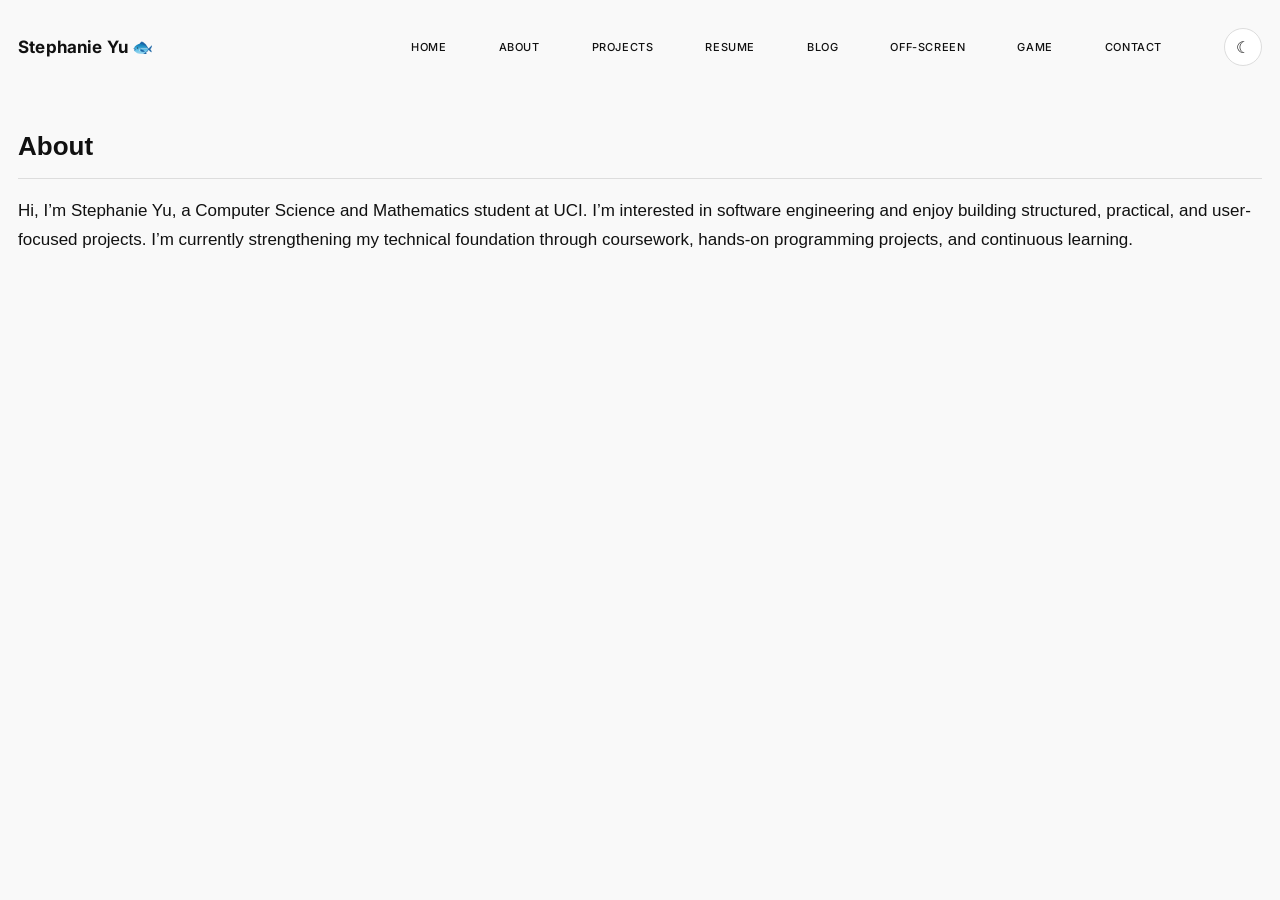
<file: about.html>
<!DOCTYPE html>
<html lang="en">
<head>
  <link
    rel="icon"
    href='data:image/svg+xml,<svg xmlns="http://www.w3.org/2000/svg" viewBox="0 0 100 100"><text y=".9em" font-size="90">🐟</text></svg>'
  />
  <meta charset="UTF-8">
  <meta name="viewport" content="width=device-width, initial-scale=1.0">
  <title>About | Stephanie Yu</title>

  <link rel="preconnect" href="https://fonts.googleapis.com">
  <link rel="preconnect" href="https://fonts.gstatic.com" crossorigin>
  <link href="https://fonts.googleapis.com/css2?family=Inter:wght@400;500;600;700;800&family=Poppins:wght@500;700;800&display=swap" rel="stylesheet">
  <link rel="stylesheet" href="https://cdnjs.cloudflare.com/ajax/libs/font-awesome/6.5.2/css/all.min.css">

  <link rel="stylesheet" href="style.css">
</head>

<body>
  <header class="top-bar">
    <div class="site-name">Stephanie Yu 🐟</div>

    <nav class="nav-links">
      <a href="index.html">HOME</a>
      <a href="about.html">ABOUT</a>
      <a href="projects.html">PROJECTS</a>
      <a href="resume.html">RESUME</a>
      <a href="blog.html">BLOG</a>
      <a href="off-screen.html">OFF-SCREEN</a>
      <a href="game.html">GAME</a>
      <a href="contact.html">CONTACT</a>

      <button id="theme-toggle" class="theme-toggle" aria-label="Toggle dark mode">
        ☾
      </button>
    </nav>
  </header>

  <main>
    <section id="about">
      <h2>About</h2>
      <p>
        Hi, I’m Stephanie Yu, a Computer Science and Mathematics student at UCI.
        I’m interested in software engineering and enjoy building structured,
        practical, and user-focused projects. I’m currently strengthening my
        technical foundation through coursework, hands-on programming projects,
        and continuous learning.
      </p>
    </section>
  </main>

  <script src="script.js"></script>
</body>
</html>
</file>
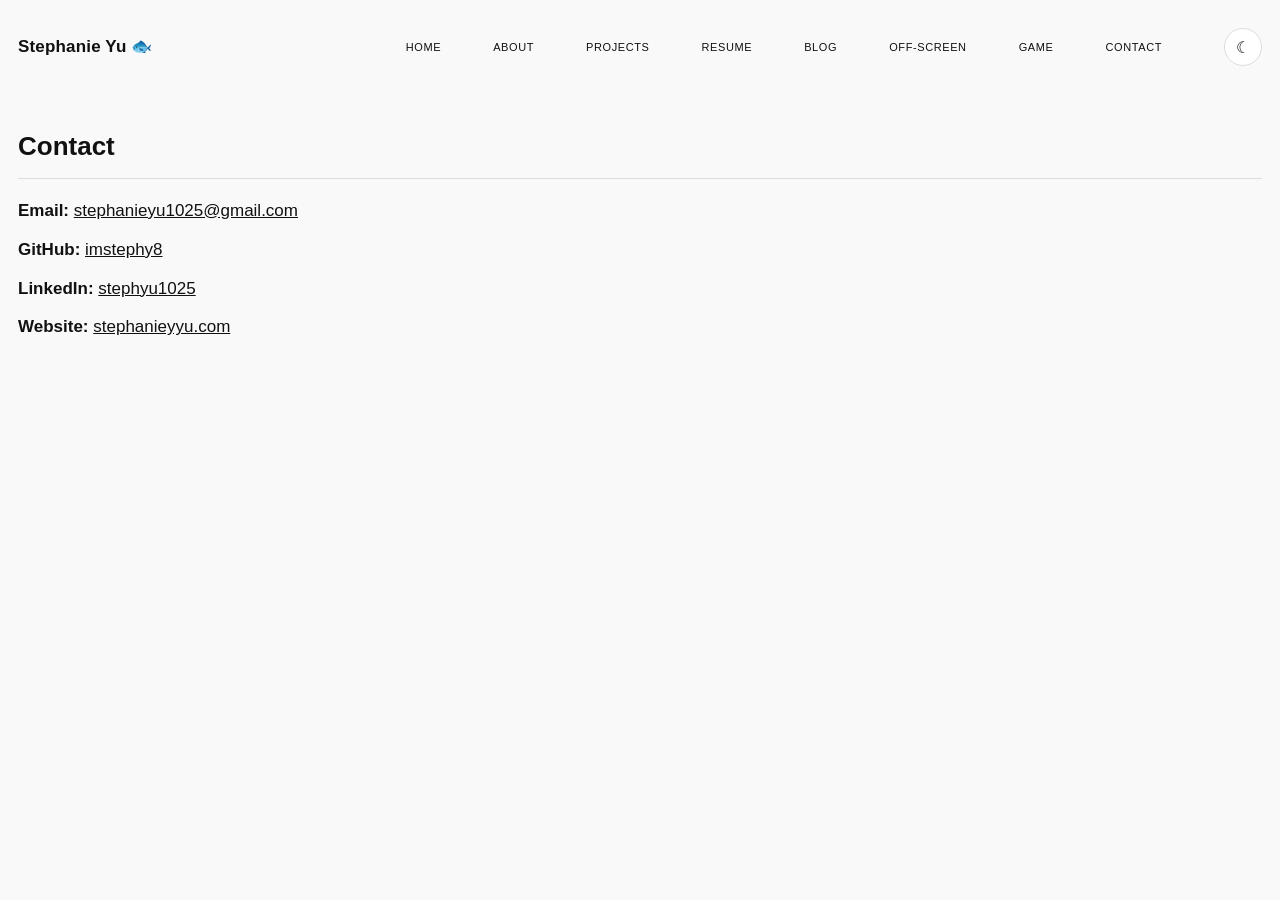
<file: contact.html>
<!DOCTYPE html>
<html lang="en">
<head>
  <link
    rel="icon"
    href='data:image/svg+xml,<svg xmlns="http://www.w3.org/2000/svg" viewBox="0 0 100 100"><text y=".9em" font-size="90">🐟</text></svg>'
  />
  <meta charset="UTF-8">
  <meta name="viewport" content="width=device-width, initial-scale=1.0">
  <title>Contact | Stephanie Yu</title>

  <link rel="stylesheet" href="https://cdnjs.cloudflare.com/ajax/libs/font-awesome/6.5.2/css/all.min.css">
  <link rel="stylesheet" href="style.css">
</head>

<body>
  <header class="top-bar">
    <div class="site-name">Stephanie Yu 🐟</div>

    <nav class="nav-links">
      <a href="index.html">HOME</a>
      <a href="about.html">ABOUT</a>
      <a href="projects.html">PROJECTS</a>
      <a href="resume.html">RESUME</a>
      <a href="blog.html">BLOG</a>
      <a href="off-screen.html">OFF-SCREEN</a>
      <a href="game.html">GAME</a>
      <a href="contact.html">CONTACT</a>

      <button id="theme-toggle" class="theme-toggle" aria-label="Toggle dark mode">
        ☾
      </button>
    </nav>
  </header>

  <main>
    <section id="contact">
      <h2>Contact</h2>
      <p><strong>Email:</strong> <a href="mailto:stephanieyu1025@gmail.com">stephanieyu1025@gmail.com</a></p>
      <p><strong>GitHub:</strong> <a href="https://github.com/imstephy8" target="_blank">imstephy8</a></p>
      <p><strong>LinkedIn:</strong> <a href="https://www.linkedin.com/in/stephyu1025/" target="_blank">stephyu1025</a></p>
      <p><strong>Website:</strong> <a href="https://stephanieyyu.com" target="_blank">stephanieyyu.com</a></p>
    </section>
  </main>

  <script src="script.js"></script>
</body>
</html>
</file>
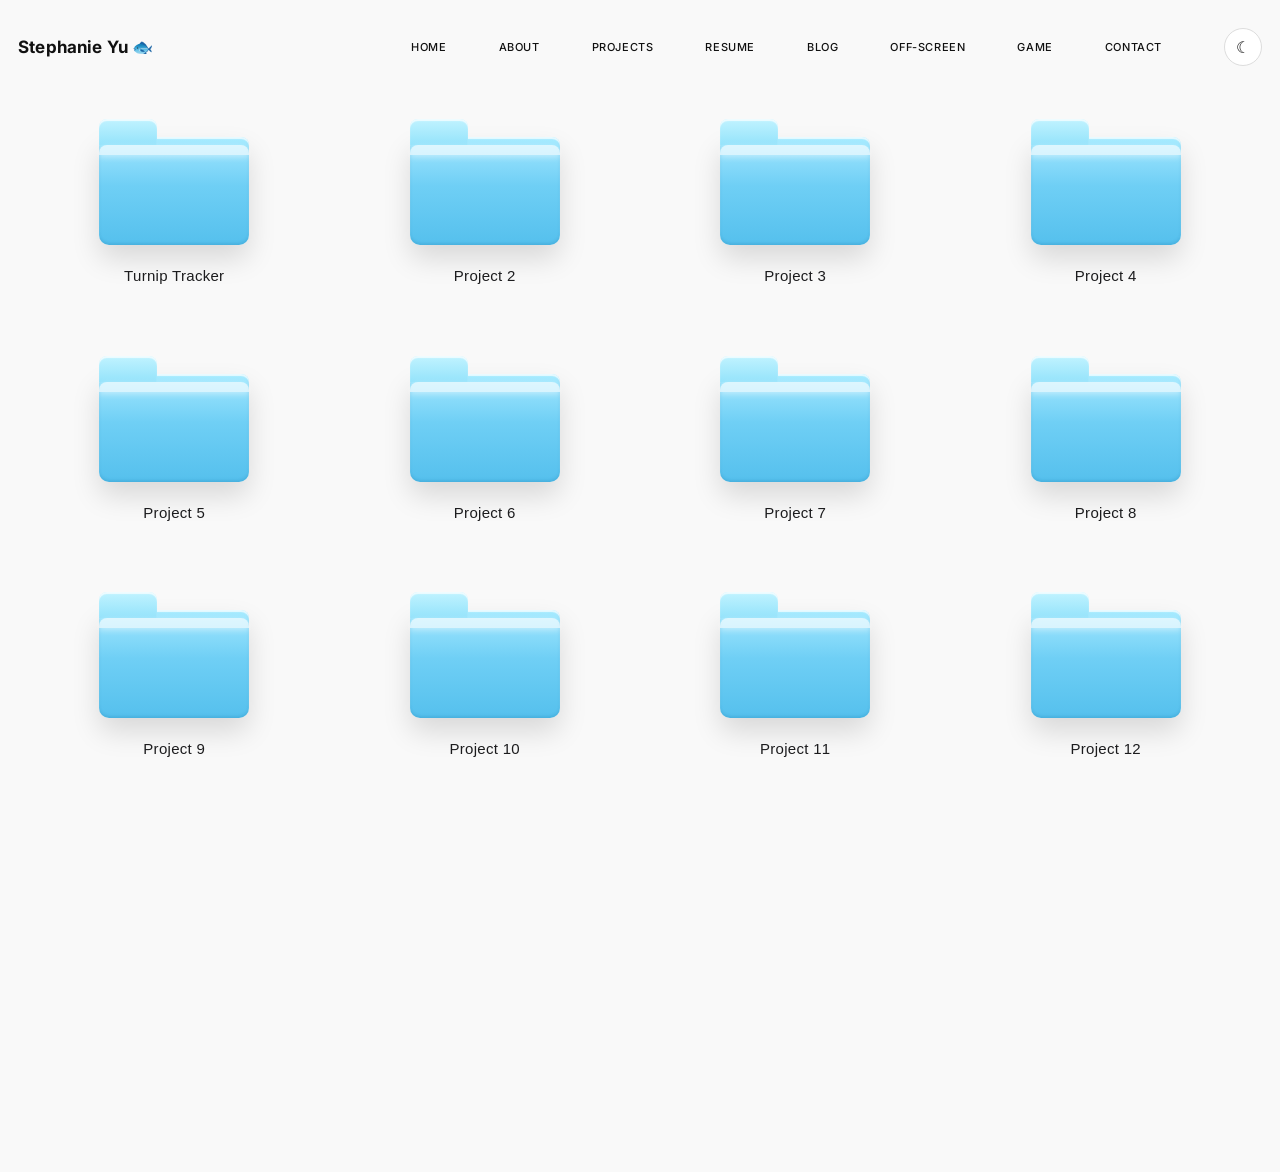
<file: game.html>
<!DOCTYPE html>
<html lang="en">
<head>
  <link
    rel="icon"
    href='data:image/svg+xml,<svg xmlns="http://www.w3.org/2000/svg" viewBox="0 0 100 100"><text y=".9em" font-size="90">🐟</text></svg>'
  />
  <meta charset="UTF-8">
  <meta name="viewport" content="width=device-width, initial-scale=1.0">
  <title>Game | Stephanie Yu</title>

  <link rel="preconnect" href="https://fonts.googleapis.com">
  <link rel="preconnect" href="https://fonts.gstatic.com" crossorigin>
  <link href="https://fonts.googleapis.com/css2?family=Inter:wght@400;500;600;700;800&family=Poppins:wght@500;700;800&display=swap" rel="stylesheet">
  <link rel="stylesheet" href="https://cdnjs.cloudflare.com/ajax/libs/font-awesome/6.5.2/css/all.min.css">

  <link rel="stylesheet" href="style.css">
</head>

<body>
  <header class="top-bar">
    <div class="site-name">Stephanie Yu 🐟</div>

    <nav class="nav-links">
      <a href="index.html#home">HOME</a>
      <a href="index.html#about">ABOUT</a>
      <a href="index.html#projects">PROJECTS</a>
      <a href="index.html#resume">RESUME</a>
      <a href="index.html#blog">BLOG</a>
      <a href="index.html#off-screen">OFF-SCREEN</a>
      <a href="game.html">GAME</a>
      <a href="index.html#contact">CONTACT</a>

      <button id="theme-toggle" class="theme-toggle" aria-label="Toggle dark mode">
        ☾
      </button>
    </nav>
  </header>

  <main>
    <section class="game-page">
      <div class="folder-grid">

        <a class="folder-card" href="#">
          <div class="apple-folder"></div>
          <p>Turnip Tracker</p>
        </a>

        <a class="folder-card" href="#">
          <div class="apple-folder"></div>
          <p>Project 2</p>
        </a>

        <a class="folder-card" href="#">
          <div class="apple-folder"></div>
          <p>Project 3</p>
        </a>

        <a class="folder-card" href="#">
          <div class="apple-folder"></div>
          <p>Project 4</p>
        </a>

        <a class="folder-card" href="#">
          <div class="apple-folder"></div>
          <p>Project 5</p>
        </a>

        <a class="folder-card" href="#">
          <div class="apple-folder"></div>
          <p>Project 6</p>
        </a>

        <a class="folder-card" href="#">
          <div class="apple-folder"></div>
          <p>Project 7</p>
        </a>

        <a class="folder-card" href="#">
          <div class="apple-folder"></div>
          <p>Project 8</p>
        </a>

        <a class="folder-card" href="#">
          <div class="apple-folder"></div>
          <p>Project 9</p>
        </a>

        <a class="folder-card" href="#">
          <div class="apple-folder"></div>
          <p>Project 10</p>
        </a>

        <a class="folder-card" href="#">
          <div class="apple-folder"></div>
          <p>Project 11</p>
        </a>

        <a class="folder-card" href="#">
          <div class="apple-folder"></div>
          <p>Project 12</p>
        </a>

      </div>
    </section>
  </main>

  <script src="script.js"></script>
</body>
</html>
</file>
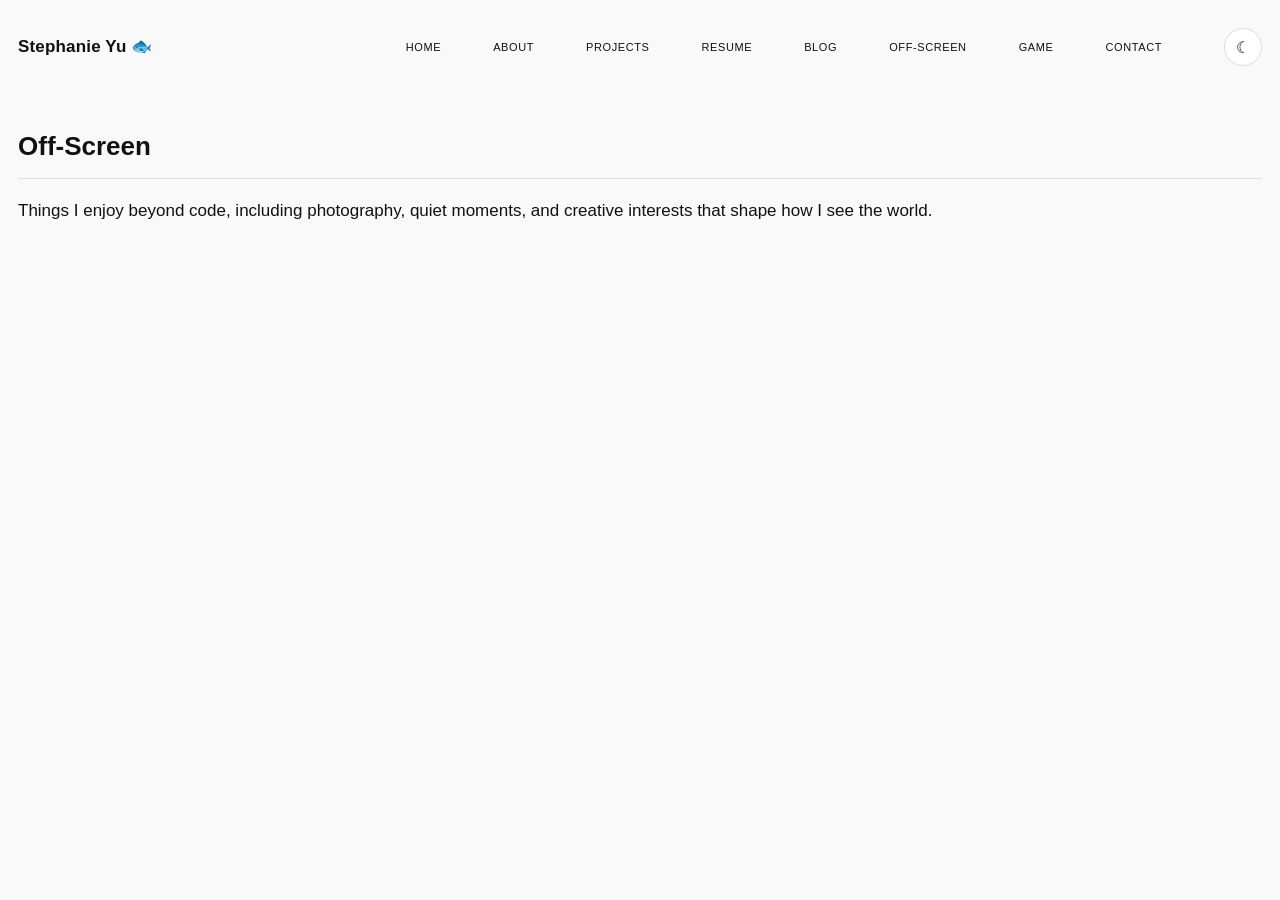
<file: off-screen.html>
<!DOCTYPE html>
<html lang="en">
<head>
  <link
    rel="icon"
    href='data:image/svg+xml,<svg xmlns="http://www.w3.org/2000/svg" viewBox="0 0 100 100"><text y=".9em" font-size="90">🐟</text></svg>'
  />
  <meta charset="UTF-8">
  <meta name="viewport" content="width=device-width, initial-scale=1.0">
  <title>Off-Screen | Stephanie Yu</title>
  <link rel="stylesheet" href="style.css">
</head>

<body>
  <header class="top-bar">
    <div class="site-name">Stephanie Yu 🐟</div>

    <nav class="nav-links">
      <a href="index.html">HOME</a>
      <a href="about.html">ABOUT</a>
      <a href="projects.html">PROJECTS</a>
      <a href="resume.html">RESUME</a>
      <a href="blog.html">BLOG</a>
      <a href="off-screen.html">OFF-SCREEN</a>
      <a href="game.html">GAME</a>
      <a href="contact.html">CONTACT</a>

      <button id="theme-toggle" class="theme-toggle" aria-label="Toggle dark mode">
        ☾
      </button>
    </nav>
  </header>

  <main>
    <section id="off-screen">
      <h2>Off-Screen</h2>
      <p>
        Things I enjoy beyond code, including photography, quiet moments, and
        creative interests that shape how I see the world.
      </p>
    </section>
  </main>

  <script src="script.js"></script>
</body>
</html>
</file>
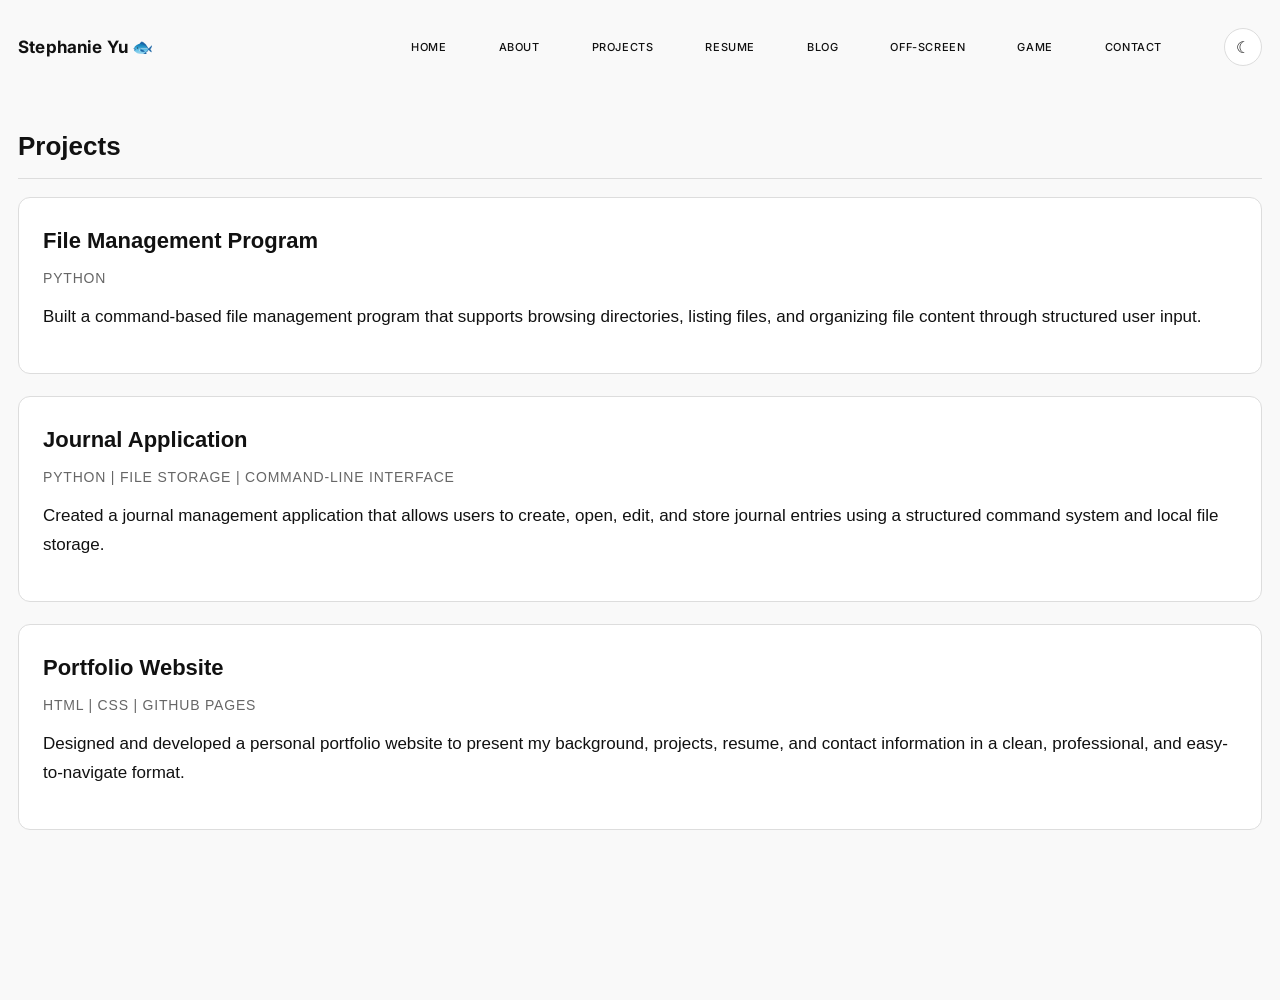
<file: projects.html>
<!DOCTYPE html>
<html lang="en">
<head>
  <link
    rel="icon"
    href='data:image/svg+xml,<svg xmlns="http://www.w3.org/2000/svg" viewBox="0 0 100 100"><text y=".9em" font-size="90">🐟</text></svg>'
  />
  <meta charset="UTF-8">
  <meta name="viewport" content="width=device-width, initial-scale=1.0">
  <title>Projects | Stephanie Yu</title>

  <link rel="preconnect" href="https://fonts.googleapis.com">
  <link rel="preconnect" href="https://fonts.gstatic.com" crossorigin>
  <link href="https://fonts.googleapis.com/css2?family=Inter:wght@400;500;600;700;800&family=Poppins:wght@500;700;800&display=swap" rel="stylesheet">
  <link rel="stylesheet" href="https://cdnjs.cloudflare.com/ajax/libs/font-awesome/6.5.2/css/all.min.css">

  <link rel="stylesheet" href="style.css">
</head>

<body>
  <header class="top-bar">
    <div class="site-name">Stephanie Yu 🐟</div>

    <nav class="nav-links">
      <a href="index.html">HOME</a>
      <a href="about.html">ABOUT</a>
      <a href="projects.html">PROJECTS</a>
      <a href="resume.html">RESUME</a>
      <a href="blog.html">BLOG</a>
      <a href="off-screen.html">OFF-SCREEN</a>
      <a href="game.html">GAME</a>
      <a href="contact.html">CONTACT</a>

      <button id="theme-toggle" class="theme-toggle" aria-label="Toggle dark mode">
        ☾
      </button>
    </nav>
  </header>

  <main>
    <section id="projects">
      <h2>Projects</h2>

      <div class="project-card">
        <h3>File Management Program</h3>
        <p class="project-tech">Python</p>
        <p>
          Built a command-based file management program that supports browsing
          directories, listing files, and organizing file content through
          structured user input.
        </p>
      </div>

      <div class="project-card">
        <h3>Journal Application</h3>
        <p class="project-tech">Python | File Storage | Command-Line Interface</p>
        <p>
          Created a journal management application that allows users to create,
          open, edit, and store journal entries using a structured command
          system and local file storage.
        </p>
      </div>

      <div class="project-card">
        <h3>Portfolio Website</h3>
        <p class="project-tech">HTML | CSS | GitHub Pages</p>
        <p>
          Designed and developed a personal portfolio website to present my
          background, projects, resume, and contact information in a clean,
          professional, and easy-to-navigate format.
        </p>
      </div>
    </section>
  </main>

  <script src="script.js"></script>
</body>
</html>
</file>
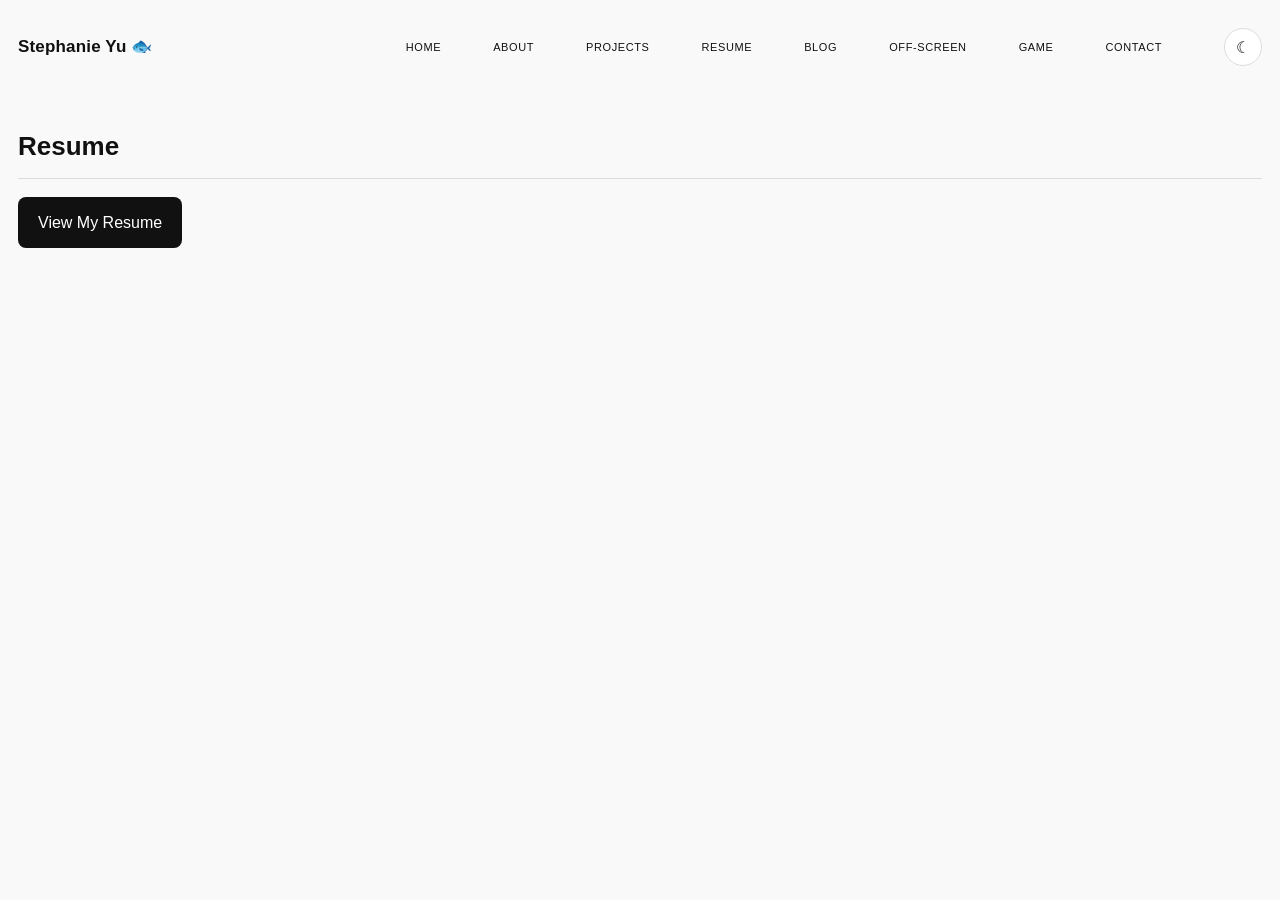
<file: resume.html>
<!DOCTYPE html>
<html lang="en">
<head>
  <link
    rel="icon"
    href='data:image/svg+xml,<svg xmlns="http://www.w3.org/2000/svg" viewBox="0 0 100 100"><text y=".9em" font-size="90">🐟</text></svg>'
  />
  <meta charset="UTF-8">
  <meta name="viewport" content="width=device-width, initial-scale=1.0">
  <title>Resume | Stephanie Yu</title>
  <link rel="stylesheet" href="style.css">
</head>

<body>
  <header class="top-bar">
    <div class="site-name">Stephanie Yu 🐟</div>

    <nav class="nav-links">
      <a href="index.html">HOME</a>
      <a href="about.html">ABOUT</a>
      <a href="projects.html">PROJECTS</a>
      <a href="resume.html">RESUME</a>
      <a href="blog.html">BLOG</a>
      <a href="off-screen.html">OFF-SCREEN</a>
      <a href="game.html">GAME</a>
      <a href="contact.html">CONTACT</a>

      <button id="theme-toggle" class="theme-toggle" aria-label="Toggle dark mode">
        ☾
      </button>
    </nav>
  </header>

  <main>
    <section id="resume">
      <h2>Resume</h2>
      <a class="resume-button" href="hhh.pdf" target="_blank">View My Resume</a>
    </section>
  </main>

  <script src="script.js"></script>
</body>
</html>
</file>
<file: style.css>
html {
  scroll-behavior: smooth;
}

:root {
  --bg-color: #f9f9f9;
  --text-color: #111111;
  --card-bg: #ffffff;
  --card-border: #dddddd;
  --nav-text: #111111;
  --button-bg: #ffffff;
  --button-text: #111111;
  --muted-text: #666666;
  --hero-title-color: #17345f;
  --hero-kicker-color: #c5ae72;
  --bar-bg: #f6f6f6;
  --bar-border: #e8e8e8;
  --shadow-color: rgba(0, 0, 0, 0.08);
  --link-color: #111111;
  --resume-btn-bg: #111111;
  --resume-btn-text: #ffffff;
  --resume-btn-hover: #333333;
}

body.dark-mode {
  --bg-color: #111111;
  --text-color: #f5f5f5;
  --card-bg: #1b1b1b;
  --card-border: #333333;
  --nav-text: #f5f5f5;
  --button-bg: #1f1f1f;
  --button-text: #f5f5f5;
  --muted-text: #b8b8b8;
  --hero-title-color: #f2f2f2;
  --hero-kicker-color: #d7c188;
  --bar-bg: #202020;
  --bar-border: #343434;
  --shadow-color: rgba(0, 0, 0, 0.28);
  --link-color: #f5f5f5;
  --resume-btn-bg: #f5f5f5;
  --resume-btn-text: #111111;
  --resume-btn-hover: #d9d9d9;
}

* {
  box-sizing: border-box;
}

body {
  font-family: Arial, sans-serif;
  max-width: 1400px;
  margin: 0 auto;
  padding: 28px 18px 80px;
  line-height: 1.7;
  background-color: var(--bg-color);
  color: var(--text-color);
  transition: background-color 0.3s ease, color 0.3s ease;
}

.top-bar {
  display: flex;
  justify-content: space-between;
  align-items: center;
  padding: 0 0 36px 0;
  width: 100%;
  gap: 20px;
}

.site-name {
  font-family: 'Inter', -apple-system, BlinkMacSystemFont, "Segoe UI", Roboto, sans-serif;
  font-size: 17px;
  font-weight: 700;
  letter-spacing: 0.01em;
  animation: pastelShift 8s ease-in-out infinite;
  flex-shrink: 0;
}

@keyframes pastelShift {
  0% { color: #7faedb; }
  25% { color: #b39ddb; }
  50% { color: #e6a6be; }
  75% { color: #8bbf9f; }
  100% { color: #7faedb; }
}

nav,
.nav-links {
  display: flex;
  align-items: center;
  gap: 52px;
  margin-left: auto;
}

nav a,
.nav-links a {
  font-family: 'Inter', -apple-system, BlinkMacSystemFont, "Segoe UI", Roboto, sans-serif;
  font-size: 11px;
  letter-spacing: 0.6px;
  text-transform: uppercase;
  color: var(--nav-text);
  text-decoration: none;
  font-weight: 500;
  transition: color 0.3s ease;
}

nav a:hover,
.nav-links a:hover {
  text-decoration: underline;
}

.theme-toggle {
  margin-left: 10px;
  width: 38px;
  height: 38px;
  border-radius: 999px;
  border: 1px solid var(--card-border);
  background-color: var(--button-bg);
  color: var(--button-text);
  font-size: 16px;
  cursor: pointer;
  display: inline-flex;
  align-items: center;
  justify-content: center;
  flex-shrink: 0;
  transition: background-color 0.3s ease, color 0.3s ease, border-color 0.3s ease, transform 0.2s ease;
}

.theme-toggle:hover {
  transform: translateY(-1px);
}

main {
  width: 100%;
}

section {
  margin-bottom: 90px;
}

.hero {
  min-height: calc(100vh - 90px);
  display: flex;
  align-items: center;
  justify-content: center;
  margin-bottom: 0;
  position: relative;
  overflow: hidden;
}

.hero-content {
  display: flex;
  align-items: center;
  justify-content: center;
  gap: 8px;
  width: fit-content;
  margin: 0 auto;
  transform: translateY(-50px);
}

.pixel-character {
  width: 250px;
  height: auto;
  display: block;
  flex-shrink: 0;
  transform: translateY(-2px);
}

.hero-text {
  display: flex;
  flex-direction: column;
  align-items: flex-start;
}

.hero-kicker {
  margin: 0 0 6px 4px;
  font-family: 'Inter', sans-serif;
  font-size: 14px;
  font-weight: 500;
  letter-spacing: 0.14em;
  text-transform: uppercase;
  color: var(--hero-kicker-color);
  line-height: 1;
  transition: color 0.3s ease;
}

.hero-title {
  margin: 0;
  font-family: 'Poppins', 'Inter', sans-serif;
  font-size: clamp(38px, 5vw, 58px);
  font-weight: 800;
  line-height: 0.9;
  letter-spacing: -0.05em;
  text-transform: uppercase;
  color: var(--hero-title-color);
  transition: color 0.3s ease;
}

.hero-title span {
  display: block;
}

.hero-subtitle {
  margin: 8px 0 0 4px;
  font-family: 'Inter', sans-serif;
  font-size: 11px;
  font-weight: 500;
  letter-spacing: 0.16em;
  text-transform: uppercase;
  color: var(--muted-text);
  min-height: 18px;
  transition: color 0.3s ease;
}

.typing-text {
  display: inline-block;
  overflow: hidden;
  white-space: nowrap;
  border-right: 2px solid var(--muted-text);
  width: 0;
  max-width: max-content;
  animation: typing 3.2s steps(29, end) 0.5s forwards, blink 0.8s step-end infinite;
}

@keyframes typing {
  from { width: 0; }
  to { width: 100%; }
}

@keyframes blink {
  50% { border-color: transparent; }
}

.draggable-card {
  position: absolute;
  width: 260px;
  background: var(--card-bg);
  border-radius: 18px;
  overflow: hidden;
  border: 1px solid var(--card-border);
  box-shadow: 0 10px 30px var(--shadow-color);
  z-index: 20;
  transition: background-color 0.3s ease, border-color 0.3s ease, box-shadow 0.3s ease;
}

.photo-card {
  top: 10px;
  left: 20px;
  width: 340px;
}

.contact-card {
  left: 35px;
  bottom: 60px;
  width: 220px;
}

.project-card-1 {
  top: 10px;
  right: 10px;
  width: 300px;
  z-index: 21;
}

.project-card-2 {
  top: 180px;
  right: 55px;
  width: 300px;
  z-index: 22;
}

.project-card-3 {
  top: 350px;
  right: 10px;
  width: 300px;
  z-index: 23;
}

.mac-card-bar {
  height: 44px;
  background: var(--bar-bg);
  display: flex;
  align-items: center;
  gap: 12px;
  padding: 0 14px;
  border-bottom: 1px solid var(--bar-border);
  transition: background-color 0.3s ease, border-color 0.3s ease;
}

.drag-handle {
  cursor: grab;
  user-select: none;
}

.drag-handle:active {
  cursor: grabbing;
}

.mac-dots {
  display: flex;
  gap: 10px;
  align-items: center;
}

.dot {
  width: 13px;
  height: 13px;
  border-radius: 50%;
  border: none;
  padding: 0;
  display: inline-block;
  cursor: pointer;
  transition: transform 0.18s ease, filter 0.18s ease, box-shadow 0.18s ease, opacity 0.18s ease;
  box-shadow: inset 0 1px 1px rgba(255, 255, 255, 0.35);
}

.red {
  background: #ff5f57;
}

.yellow {
  background: #febc2e;
}

.green {
  background: #28c840;
}

.dot:hover {
  filter: brightness(0.72);
  transform: scale(0.95);
}

.dot:active {
  filter: brightness(0.58);
  transform: scale(0.88);
}

.mac-dots .dot {
  opacity: 0.95;
}

.mac-dots:hover .dot {
  opacity: 1;
}

.mac-dots:hover .red,
.mac-dots:hover .yellow,
.mac-dots:hover .green {
  filter: brightness(0.9);
}

.mac-card-title {
  font-family: 'Inter', sans-serif;
  font-size: 12px;
  font-weight: 600;
  letter-spacing: 0.08em;
  text-transform: uppercase;
  color: var(--muted-text);
  transition: color 0.3s ease;
}

.mac-card-content {
  padding: 18px;
  color: var(--text-color);
  transition: color 0.3s ease;
}

.mac-card-image {
  width: 100%;
  height: auto;
  display: block;
  border-radius: 12px;
}

.contact-card .mac-card-bar {
  height: 40px;
  padding: 0 12px;
}

.contact-card .mac-card-title {
  font-size: 11px;
  letter-spacing: 0.06em;
}

.contact-card .mac-card-content {
  padding: 10px 12px;
}

.contact-icons {
  display: flex;
  align-items: center;
  justify-content: center;
  gap: 18px;
  padding: 4px 0;
}

.contact-icons a {
  color: var(--text-color);
  font-size: 22px;
  text-decoration: none;
  transition: transform 0.2s ease, opacity 0.2s ease, color 0.3s ease;
}

.contact-icons a:hover {
  transform: translateY(-2px);
  opacity: 0.7;
}

.draggable-card.dragging {
  z-index: 9999;
}

.draggable-card.minimized {
  width: 220px !important;
  height: auto;
}

.draggable-card.minimized .mac-card-content {
  display: none;
}

.draggable-card.minimized .mac-card-bar {
  border-bottom: none;
}

h2 {
  font-size: 26px;
  font-weight: 600;
  margin-bottom: 18px;
  border-bottom: 1px solid var(--card-border);
  padding-bottom: 10px;
  transition: border-color 0.3s ease, color 0.3s ease;
}

p {
  font-size: 17px;
  margin-top: 0;
}

.skills-list {
  display: flex;
  flex-wrap: wrap;
  gap: 12px;
}

.skill-tag {
  padding: 10px 16px;
  border: 1px solid var(--card-border);
  border-radius: 999px;
  font-size: 14px;
  background-color: var(--card-bg);
  color: var(--text-color);
  transition: background-color 0.3s ease, border-color 0.3s ease, color 0.3s ease;
}

.project-card {
  background-color: var(--card-bg);
  padding: 24px;
  margin-bottom: 22px;
  border-radius: 12px;
  border: 1px solid var(--card-border);
  transition: transform 0.25s ease, box-shadow 0.25s ease, background-color 0.3s ease, border-color 0.3s ease;
}

.project-card:hover {
  transform: translateY(-4px);
  box-shadow: 0 8px 24px var(--shadow-color);
}

.project-card h3 {
  margin-top: 0;
  margin-bottom: 8px;
  font-size: 22px;
}

.project-tech {
  font-size: 14px;
  color: var(--muted-text);
  margin-bottom: 12px;
  text-transform: uppercase;
  letter-spacing: 0.8px;
  transition: color 0.3s ease;
}

.primary-button,
.secondary-button,
.resume-button {
  display: inline-block;
  padding: 12px 20px;
  border-radius: 8px;
  text-decoration: none;
  transition: all 0.25s ease;
}

.resume-button {
  background-color: var(--resume-btn-bg);
  color: var(--resume-btn-text);
}

.resume-button:hover {
  background-color: var(--resume-btn-hover);
  transform: translateY(-2px);
  text-decoration: none;
}

a {
  color: var(--link-color);
  transition: color 0.3s ease;
}

a:hover {
  text-decoration: underline;
}

#contact p {
  margin: 10px 0;
}

@media (max-width: 900px) {
  body {
    padding: 24px 20px 60px;
  }

  .top-bar {
    flex-direction: column;
    align-items: flex-start;
    gap: 18px;
  }

  nav,
  .nav-links {
    flex-wrap: wrap;
    gap: 14px 18px;
    margin-left: 0;
  }

  .hero {
    min-height: 55vh;
  }
}

@media (max-width: 768px) {
  .photo-card,
  .contact-card,
  .project-card-1,
  .project-card-2,
  .project-card-3 {
    display: none !important;
  }

  .hero {
    min-height: auto;
    padding: 90px 0 50px;
  }

  .hero-content {
    flex-direction: column;
    gap: 16px;
    transform: none;
    text-align: center;
  }

  .hero-text {
    align-items: center;
  }

  .hero-kicker,
  .hero-subtitle {
    margin-left: 0;
  }

  .pixel-character {
    width: 90px;
    transform: none;
  }
}

@media (max-width: 600px) {
  body {
    padding: 20px 16px 50px;
  }

  .site-name {
    font-size: 13px;
  }

  nav,
  .nav-links {
    gap: 12px 14px;
  }

  nav a,
  .nav-links a {
    font-size: 10px;
    letter-spacing: 0.5px;
  }

  .theme-toggle {
    width: 34px;
    height: 34px;
    font-size: 14px;
    margin-left: 4px;
  }

  .hero-title {
    font-size: clamp(32px, 11vw, 46px);
  }

  h2 {
    font-size: 24px;
  }

  p {
    font-size: 16px;
  }
}

/* Game page */

.game-page {
  padding: 35px 56px 70px;
  min-height: 100vh;
}

.folder-grid {
  display: grid;
  grid-template-columns: repeat(4, 1fr);
  gap: 85px 110px;
  max-width: 1250px;
  margin: 0 auto;
}

.folder-card {
  text-align: center;
  text-decoration: none;
  color: #1d1d1f;
  transition: transform 0.2s ease, opacity 0.2s ease;
}

.folder-card:hover {
  transform: translateY(-6px);
  opacity: 0.9;
}

.apple-folder {
  position: relative;
  width: 150px;
  height: 108px;
  margin: 0 auto 18px;
  border-radius: 8px 8px 10px 10px;
  background: linear-gradient(
    180deg,
    #a8ecff 0%,
    #8fdefb 18%,
    #6fcff5 45%,
    #55c0ed 100%
  );
  box-shadow:
    inset 0 2px 1px rgba(255, 255, 255, 0.75),
    inset 0 -2px 3px rgba(0, 98, 150, 0.16),
    0 14px 28px rgba(0, 0, 0, 0.13);
  overflow: visible;
}

.apple-folder::before {
  content: "";
  position: absolute;
  top: -18px;
  left: 0;
  width: 58px;
  height: 26px;
  border-radius: 8px 8px 0 0;
  background: linear-gradient(
    180deg,
    #c1f3ff 0%,
    #94e3fb 100%
  );
  box-shadow:
    inset 0 2px 1px rgba(255, 255, 255, 0.75);
}

.apple-folder::after {
  content: "";
  position: absolute;
  top: 8px;
  left: 0;
  width: 100%;
  height: 10px;
  border-radius: 8px 8px 0 0;
  background: rgba(255, 255, 255, 0.65);
  box-shadow:
    0 2px 6px rgba(255, 255, 255, 0.45);
}

.folder-card p {
  margin: 0;
  font-size: 15px;
  font-weight: 500;
  letter-spacing: 0.02em;
}

/* Responsive game page */

@media (max-width: 900px) {
  .folder-grid {
    grid-template-columns: repeat(2, 1fr);
    gap: 60px 40px;
  }
}

@media (max-width: 520px) {
  .game-page {
    padding: 70px 24px;
  }

  .folder-grid {
    grid-template-columns: repeat(1, 1fr);
  }

  .apple-folder {
    width: 140px;
    height: 98px;
  }
}
</file>
